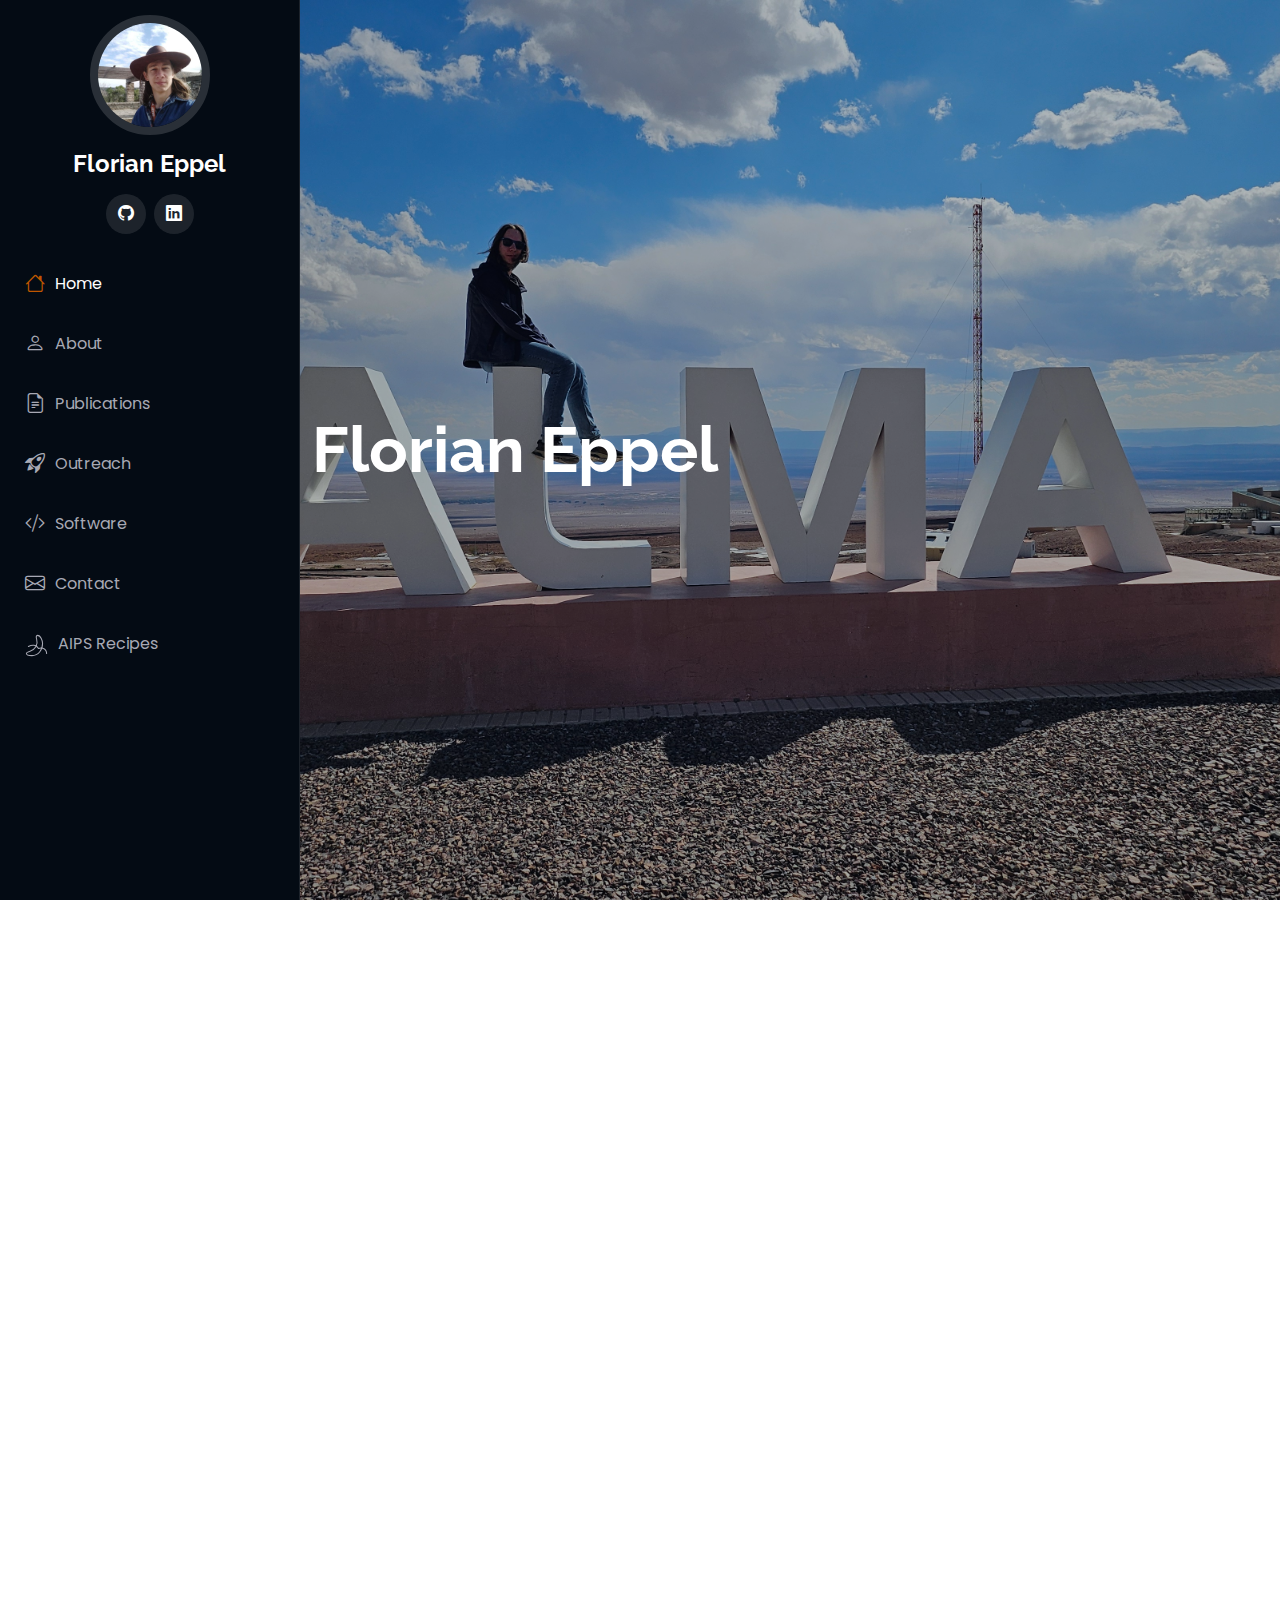
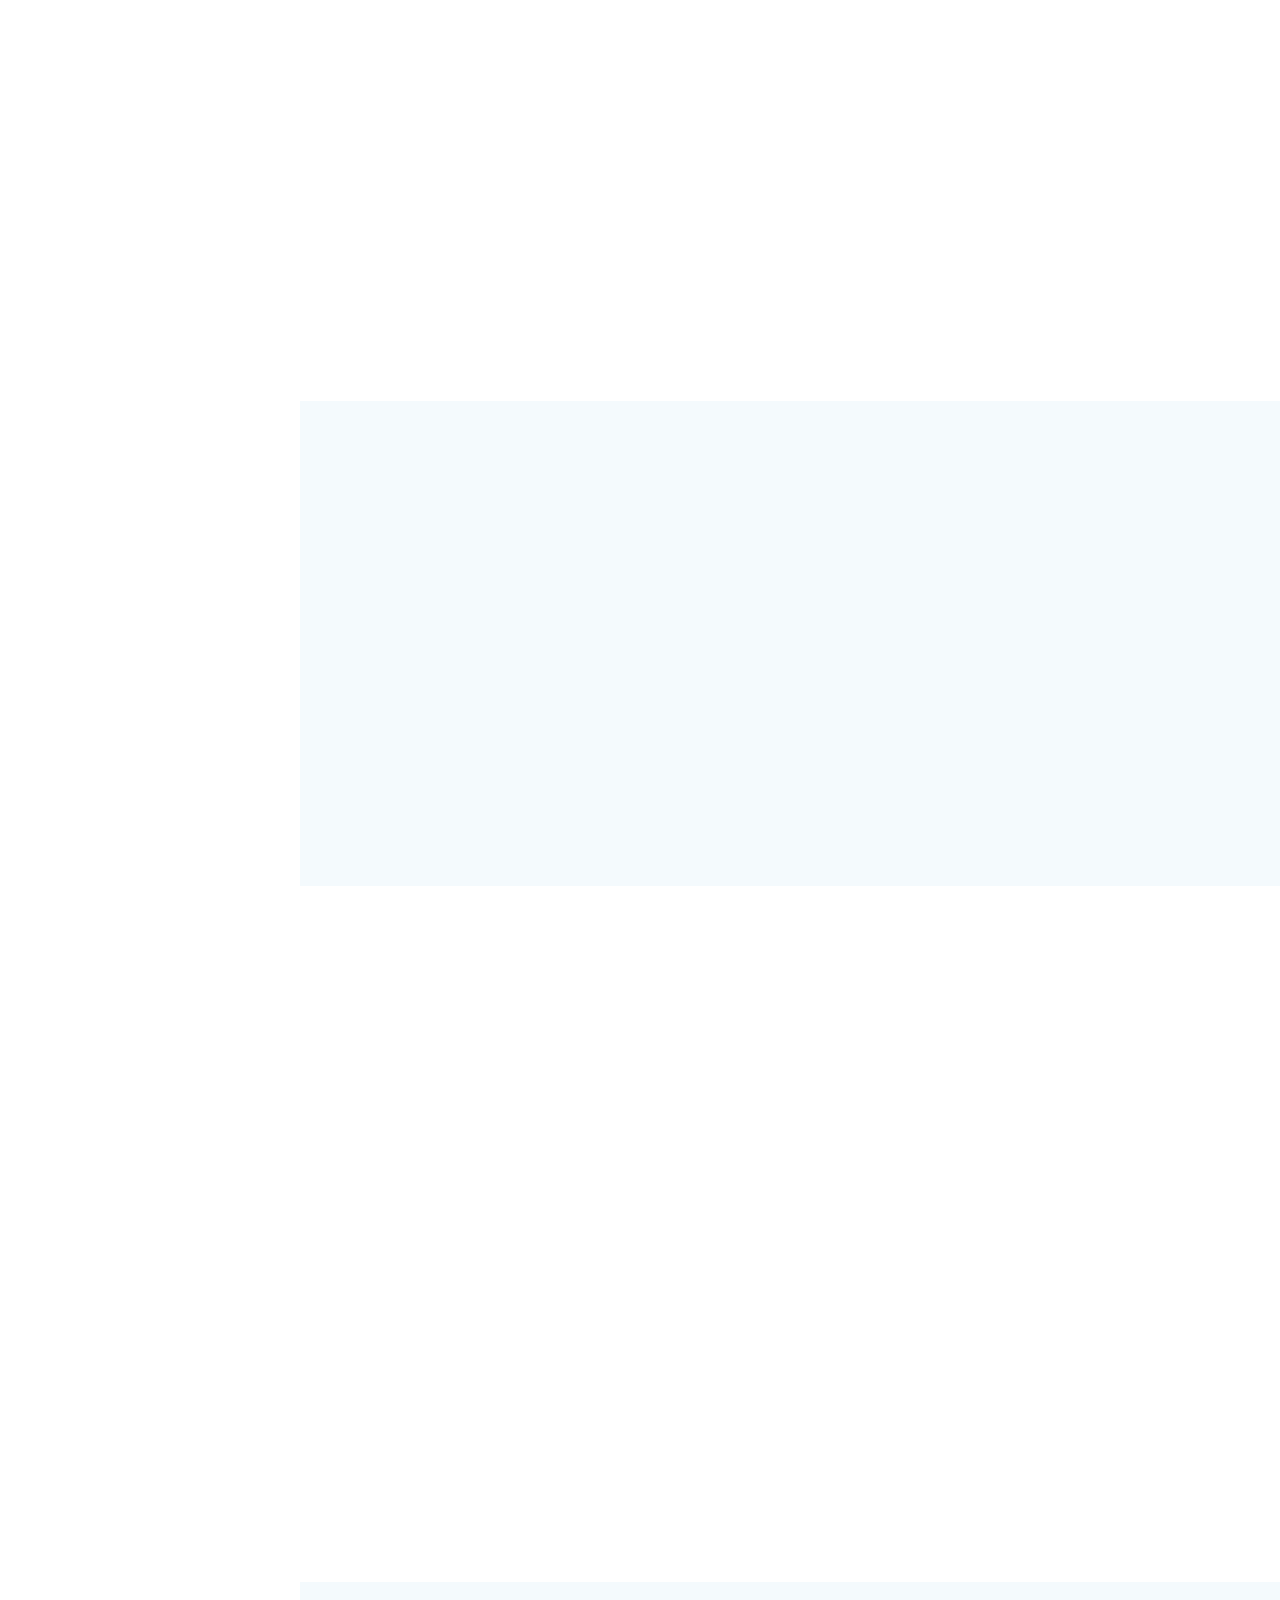
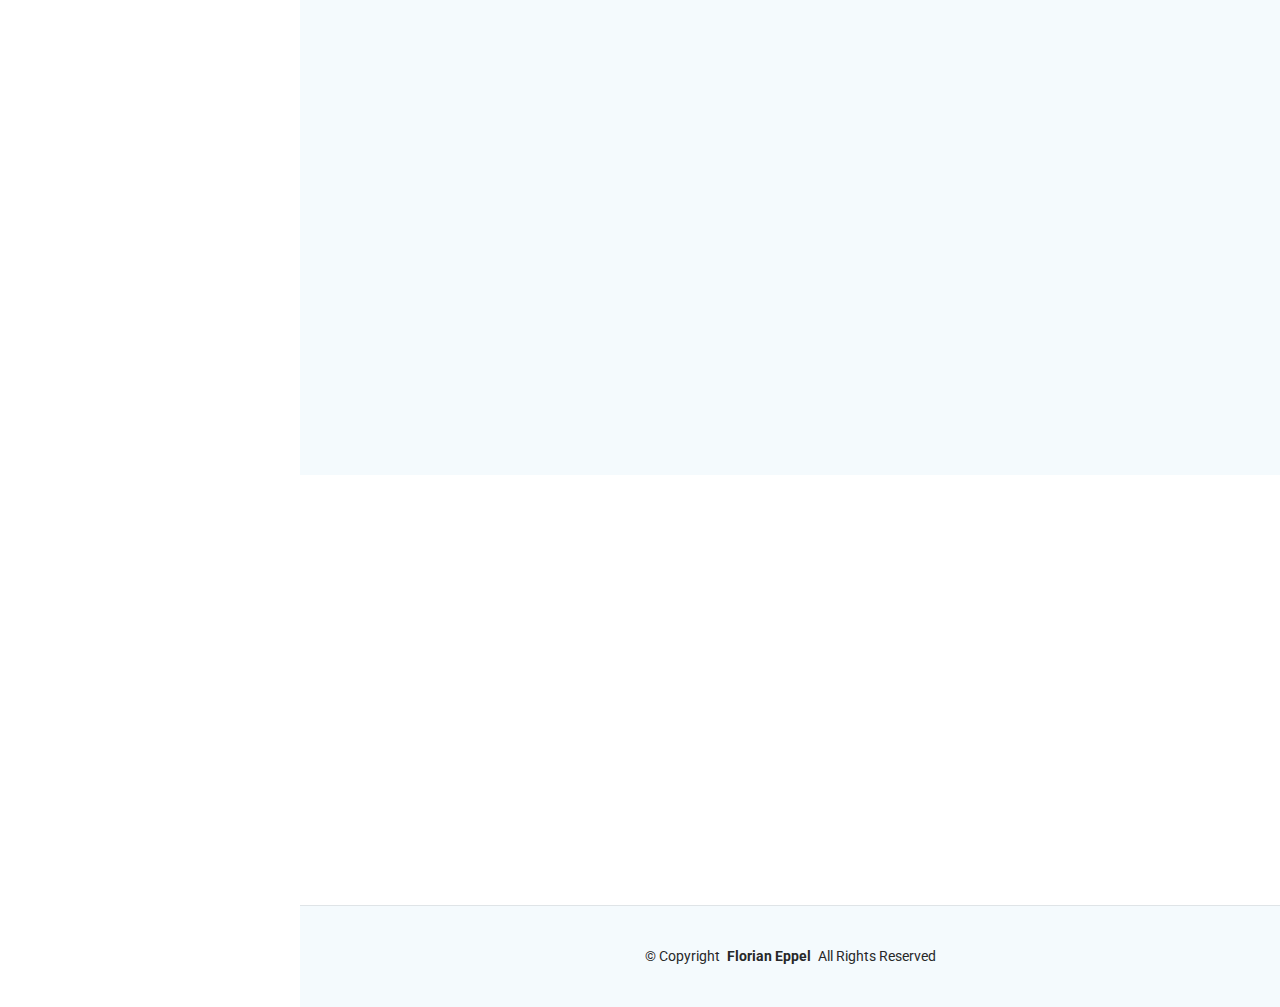
<file: index.html>
<!DOCTYPE html>
<html lang="en">

<head>
  <meta charset="utf-8">
  <meta content="width=device-width, initial-scale=1.0" name="viewport">
  <title>Florian Eppel</title>
  <meta content="" name="description">
  <meta content="" name="keywords">

  <!-- Favicons -->
  <link href="assets/img/favicon.png" rel="icon">
  <link href="assets/img/apple-touch-icon.png" rel="apple-touch-icon">

  <!-- Fonts -->
  <link href="https://fonts.googleapis.com" rel="preconnect">
  <link href="https://fonts.gstatic.com" rel="preconnect" crossorigin>
  <link href="https://fonts.googleapis.com/css2?family=Roboto:ital,wght@0,100;0,300;0,400;0,500;0,700;0,900;1,100;1,300;1,400;1,500;1,700;1,900&family=Poppins:ital,wght@0,100;0,200;0,300;0,400;0,500;0,600;0,700;0,800;0,900;1,100;1,200;1,300;1,400;1,500;1,600;1,700;1,800;1,900&family=Raleway:ital,wght@0,100;0,200;0,300;0,400;0,500;0,600;0,700;0,800;0,900;1,100;1,200;1,300;1,400;1,500;1,600;1,700;1,800;1,900&display=swap" rel="stylesheet">

  <!-- Vendor CSS Files -->
  <link href="assets/vendor/bootstrap/css/bootstrap.min.css" rel="stylesheet">
  <link href="assets/vendor/bootstrap-icons/bootstrap-icons.css" rel="stylesheet">
  <link href="assets/vendor/aos/aos.css" rel="stylesheet">
  <link href="assets/vendor/glightbox/css/glightbox.min.css" rel="stylesheet">
  <link href="assets/vendor/swiper/swiper-bundle.min.css" rel="stylesheet">

  <!-- Main CSS File -->
  <link href="assets/css/main.css" rel="stylesheet">

  <!-- =======================================================
  * Template Name: iPortfolio
  * Template URL: https://bootstrapmade.com/iportfolio-bootstrap-portfolio-websites-template/
  * Updated: Jun 29 2024 with Bootstrap v5.3.3
  * Author: BootstrapMade.com
  * License: https://bootstrapmade.com/license/
  ======================================================== -->
</head>

<body class="index-page">

  <header id="header" class="header dark-background d-flex flex-column">
    <i class="header-toggle d-xl-none bi bi-list"></i>

    <div class="profile-img">
      <img src="assets/img/profile_pic.jpeg" alt="" class="img-fluid rounded-circle">
    </div>

    <a href="index.html" class="logo d-flex align-items-center justify-content-center">
      <h1 class="sitename">Florian Eppel</h1>
    </a>

    <div class="social-links text-center">
      <a href="https://github.com/flep198" class="github" target="_blank"><i class="bi bi-github"></i></a>
      <a href="https://www.linkedin.com/in/florian-eppel-341909217/" class="linkedin" target="_blank"><i class="bi bi-linkedin"></i></a>
    </div>

    <nav id="navmenu" class="navmenu">
      <ul>
        <li><a href="#hero" class="active"><i class="bi bi-house navicon"></i>Home</a></li>
        <li><a href="#about"><i class="bi bi-person navicon"></i> About</a></li>
        <li><a href="#publications"><i class="bi bi-file-earmark-text navicon"></i> Publications</a></li>
        <li><a href="#outreach"><i class="bi bi-rocket-takeoff navicon"></i> Outreach</a></li>
        <li><a href="#software"><i class="bi bi-code-slash navicon"></i> Software</a></li>
        <li><a href="#contact"><i class="bi bi-envelope navicon"></i> Contact</a></li>
        <li><a href="recipes.html"><i class="bi bi-custom-icon navicon"><svg width="23" height="23" viewBox="0 0 33 33" fill="none" xmlns="http://www.w3.org/2000/svg">
<path d="M4.90039 17.95C9.97539 15.05 16.5004 15.05 19.4004 20.85C20.6273 20.2236 21.9955 19.9257 23.3717 19.9853C24.748 20.0449 26.0853 20.4599 27.2535 21.19C28.4216 21.9201 29.3808 22.9403 30.0374 24.1513C30.694 25.3623 31.0258 26.7227 31.0004 28.1M6.5675 25.0405C14.5715 22.8365 19.11 15.05 16.7175 7.6405C15.8475 4.9 15.775 2 17.95 2C22.619 2 25.2 9.975 25.2 13.6C25.2 23.025 19.11 31 9.9895 31C6.5095 31 2 31 2 28.1C2 25.925 3.653 25.8525 6.5675 25.0405Z"  stroke-width="1.5" stroke-linecap="round" stroke-linejoin="round"/>
</svg></i> AIPS Recipes</a></li>
      </ul>
    </nav>

  </header>

  <main class="main">

    <!-- Hero Section -->
    <section id="hero" class="hero section dark-background">

      <img src="assets/img/alma_pic.jpg" alt="" data-aos="fade-in" class="">

      <div class="container" data-aos="fade-up" data-aos-delay="100">
        <h2>Florian Eppel</h2>
        <!--
        <p>I'm <span class="typed" data-typed-items="Designer, Developer, Freelancer, Photographer">Designer</span><span class="typed-cursor typed-cursor--blink" aria-hidden="true"></span><span class="typed-cursor typed-cursor--blink" aria-hidden="true"></span></p>-->
      </div>

    </section><!-- /Hero Section -->

    <!-- About Section -->
    <section id="about" class="resume section">

      <!-- Section Title -->
      <div class="container section-title" data-aos="fade-up">
        <h2>About</h2>
        <p>My research focuses on compact radio jets in active galaxies, specifically examining neutrino emission from blazars and the radio-spectral variability of TeV-emitting AGN. I investigate phenomena like the Doppler-Crisis and study multiwavelength variability properties, with attention to correlated variability across TeV, GeV, X-ray, optical, and radio wavebands. A key aspect of my research is exploring the sub-parsec structure of radio jets using Very Long Baseline Interferometry (VLBI). Additionally, I am interested in Fast Radio Bursts, particularly in coordinated radio/X-ray observational campaigns.</p>
      </div><!-- End Section Title -->

      <div class="container" data-aos="fade-up" data-aos-delay="100">

        <div class="row gy-4 justify-content-center">
          <div class="col-lg-4">
            <img src="assets/img/profile_pic.jpeg" class="img-fluid" alt="">
          </div>
          <div class="col-lg-1">
          </div>
          <div class="col-lg-7" data-aos="fade-up" data-aos-delay="100">

            <h3 class="resume-title">Education</h3>
            <div class="resume-item">
              <h4>PhD Candidate in Physics</h4>
              <h5>2022 - now</h5>
              <p><em>Julius-Maximilians-Universität Würzburg, Germany</em></p>
              <p>In my PhD project, I am working on radio observations (interferometric and single-dish) of neutrino-candidate blazars to find characteristic similarities or differences in the sub-pc scale structure of these sources. I am mostly working on archival data of TXS 0506+056 and PKS 1502+106, including new proprietary data collected through a successful observing proposal that I have submitted as principal investigator.</p>

            </div>
            <div class="resume-item">
              <h4>Physics (M. Sc.)</h4>
              <h5>2019 - 2021</h5>
              <p><em>Julius-Maximilians-Universität Würzburg, Germany &amp; University of Texas at Austin, TX</em></p>
              <p>For my master's project, I developed an automated analysis pipeline for the Effelsberg 100-m telescope to evaluate single-dish flux density measurements. Moreover, I performed variability studies on a target sample of TeV-emitting blazars.</p>
            </div><!-- Edn Resume Item -->

            <div class="resume-item">
              <h4>Physics (B. Sc.)</h4>
              <h5>2016 - 2019</h5>
              <p><em>Julius-Maximilians-Universität Würzburg, Germany</em></p>
            </div><!-- Edn Resume Item -->

          </div>
        </div>

      </div>

    </section><!-- /About Section -->


    <!-- Publication Section -->
    <section id="publications" class="portfolio section light-background">

      <!-- Section Title -->
      <div class="container section-title" data-aos="fade-up">
        <h2>Publications</h2>
        <p>Here you can find a selection of my publications, a full list is available on <a href="https://ui.adsabs.harvard.edu/search/q=author%253A%22eppel%252C%20f%22" target="_blank">NASA ADS</a></p>
      </div><!-- End Section Title -->

      <div class="container">

        <div class="isotope-layout" data-default-filter="*" data-layout="masonry" data-sort="original-order">

          <div class="row gy-4 isotope-container" data-aos="fade-up" data-aos-delay="200">

            <div class="col-lg-4 col-md-6 isotope-item">
              <div class="portfolio-content h-100">
                <img src="assets/img/portfolio/telamon.png" class="img-fluid" alt="">
                 <div class="portfolio-text">
                    <h3>TELAMON: Effelsberg monitoring of AGN jets with very-high-energy astroparticle emission.</h3>
                    <h5>Eppel et al. 2024, A&A, 684, A11</h5>
                </div>
                <div class="portfolio-info">
                  <a href="https://www.aanda.org/articles/aa/full_html/2024/04/aa48262-23/aa48262-23.html" title="More Details" class="details-link" target="_blank"><i class="bi bi-file-earmark-text"></i></a>
                </div>

              </div>
            </div><!-- End Portfolio Item -->

            <div class="col-lg-4 col-md-6 isotope-item">
              <div class="portfolio-content h-100">
                <img src="assets/img/portfolio/icrc2023.png" class="img-fluid" alt="">
                <div class="portfolio-text">
                  <h3>VLBI Probes of Jet Physics in Neutrino-Candidate Blazars</h3>
                  <h5>Eppel et al. 2023, PoS, 444, 1199</h5>
                </div>

                <div class="portfolio-info">
                    <a href="https://pos.sissa.it/444/1199" title="More Details" class="details-link" target="_blank"><i class="bi bi-file-earmark-text"></i></a>
                </div>
              </div>
            </div><!-- End Portfolio Item -->

            <div class="col-lg-4 col-md-6 isotope-item">
              <div class="portfolio-content h-100">
                <img src="assets/img/portfolio/0215_iau.png" class="img-fluid" alt="">
                <div class="portfolio-text">
                  <h3>VLBI Scrutiny of a New Neutrino-Blazar Multiwavelength-Flare Coincidence</h3>
                  <h5>Eppel et al. 2023, Proceedings of the IAU, 375, 91</h5>
                </div>

                <div class="portfolio-info">
                    <a href="https://www.cambridge.org/core/journals/proceedings-of-the-international-astronomical-union/article/vlbi-scrutiny-of-a-new-neutrinoblazar-multiwavelengthflare-coincidence/144F73C88E6B2FEF4609AA543069CE41" title="More Details" class="details-link" target="_blank"><i class="bi bi-file-earmark-text"></i></a>
                </div>
              </div>
            </div><!-- End Portfolio Item -->

            

          </div><!-- End Portfolio Container -->

        </div>

      </div>

    </section><!-- /Publication Section -->


<!-- Outreach Section -->
    <section id="outreach" class="portfolio section">

      <!-- Section Title -->
      <div class="container section-title" data-aos="fade-up">
        <h2>Outreach</h2>
        <p>I am passionate about science outreach, actively engaging in projects that make complex astronomical concepts accessible to the public. Feel free to explore some of the projects I have worked on:</p>
      </div><!-- End Section Title -->



    <div class="container">

        <div class="isotope-layout" data-default-filter="*" data-layout="masonry" data-sort="original-order">

          <div class="row gy-4 isotope-container" data-aos="fade-up" data-aos-delay="200">

            <div class="col-lg-4 col-md-6 isotope-item">
              <div class="portfolio-content h-100">
                <img src="assets/img/portfolio/vlbi_simulator.png" class="img-fluid" alt="">
                 <div class="portfolio-text">
                    <h3>VLBI-Visualizer</h3>
                    <h5>Main Development by FE, Design: P. Frecot</h5>
                </div>
                <div class="portfolio-info">
                  <a href="https://vlbi.eppel.space" title="More Details" class="details-link" target="_blank"><i class="bi bi-file-earmark-text"></i></a>
                </div>

              </div>
            </div><!-- End Portfolio Item -->

            <div class="col-lg-4 col-md-6 isotope-item">
              <div class="portfolio-content h-100">
                <img src="assets/img/portfolio/radio_galaxy.jpg" class="img-fluid" alt="">
                <div class="portfolio-text">
                  <h3>Radio.Galaxy</h3>
                  <h5>An AR-based VLBI game</h5>
                </div>

                <div class="portfolio-info">
                    <a href="https://www.mainpost.de/regional/wuerzburg/bilder-vom-universum-zwei-wuerzburger-gruppen-bei-hochschulwettbewerb-erfolgreich-art-11049005" title="More Details" class="details-link" target="_blank"><i class="bi bi-file-earmark-text"></i></a>
                </div>
              </div>
            </div><!-- End Portfolio Item -->

            <div class="col-lg-4 col-md-6 isotope-item">
              <div class="portfolio-content h-100">
                <img src="assets/img/portfolio/nos.png" class="img-fluid" alt="">
                <div class="portfolio-text">
                  <h3>Night of Science 2019</h3>
                  <h5>Main Organization</h5>
                </div>

                <div class="portfolio-info">
                    <a href="https://www.uni-wuerzburg.de/aktuelles/einblick/single/news/nacht-der-wissenschaft-in-der-physik/" title="More Details" class="details-link" target="_blank"><i class="bi bi-file-earmark-text"></i></a>
                </div>
              </div>
            </div><!-- End Portfolio Item -->

            <div class="col-lg-4 col-md-6 isotope-item">
              <div class="portfolio-content h-100">
                <img src="assets/img/portfolio/lightsky_vr.png" class="img-fluid" alt="">
                <div class="portfolio-text">
                  <h3>LightSky VR</h3>
                  <h5>Web-VR app to visualize light pollution (Idea & Design: P. Frecot)</h5>
                </div>

                <div class="portfolio-info">
                    <a href="https://legend-mountain-mozzarella.glitch.me/" title="More Details" class="details-link" target="_blank"><i class="bi bi-file-earmark-text"></i></a>
                </div>
              </div>
            </div><!-- End Portfolio Item -->
            

          </div><!-- End Portfolio Container -->

        </div>

      </div>


    </section><!-- /Outreach Section -->


    <!-- Software Section -->
    <section id="software" class="portfolio section light-background">

      <!-- Section Title -->
      <div class="container section-title" data-aos="fade-up">
        <h2>Software</h2>
        <p>Here you can find a selection of useful software and coding projects I’ve developed, ranging from data analysis tools to automation scripts, tailored for both astronomy and general scientific computing. More details are availabe on my <a href="https://github.com/flep198" target="_blank">GitHub profile</a>.</p>
      </div><!-- End Section Title -->


      <div class="container">

        <div class="isotope-layout" data-default-filter="*" data-layout="masonry" data-sort="original-order">

          <div class="row gy-4 isotope-container" data-aos="fade-up" data-aos-delay="200">

            <div class="col-lg-4 col-md-6 isotope-item">
              <div class="portfolio-content h-100">
                <img src="assets/img/portfolio/telamon_website.png" class="img-fluid" alt="">
                 <div class="portfolio-text">
                    <h3>TELAMON Database Website</h3>
                    <h5>Data Management Website for the TELAMON project built with Ruby on Rails</h5>
                </div>
                <div class="portfolio-info">
                  <a href="https://telamon.astro.uni-wuerzburg.de" title="More Details" class="details-link" target="_blank"><i class="bi bi-file-earmark-text"></i></a>
                </div>

              </div>
            </div><!-- End Portfolio Item -->
            

          </div><!-- End Portfolio Container -->

        </div>

      </div>



    </section><!-- /Software Section -->


    

    <!-- Contact Section -->
    <section id="contact" class="contact section">

      <!-- Section Title -->
      <div class="container section-title" data-aos="fade-up">
        <h2>Contact</h2>
        <p>Feel free to reach out if you have questions or are interested in collaborating!</p>
      </div><!-- End Section Title -->

      <div class="container" data-aos="fade-up" data-aos-delay="100">

        <div class="row gy-4">

          <div class="col-lg-5">

            <div class="info-wrap">

              <div class="info-item d-flex" data-aos="fade-up" data-aos-delay="400">
                <a href="mailto:florian@eppel.space"><i class="bi bi-envelope flex-shrink-0"></i></a>
                <div>
                  <h3>Email Me</h3>
                  <p>florian@eppel.space</p>
                </div>
              </div><!-- End Info Item -->

            </div>
          </div>

          <div class="col-lg-7">

          </div><!-- End Contact Form -->

        </div>

      </div>

    </section><!-- /Contact Section -->

  </main>

  <footer id="footer" class="footer position-relative light-background">

    <div class="container">
      <div class="copyright text-center ">
        <p>© <span>Copyright</span> <strong class="px-1 sitename">Florian Eppel</strong> <span>All Rights Reserved</span></p>
      </div>
    </div>

  </footer>

  <!-- Scroll Top -->
  <a href="#" id="scroll-top" class="scroll-top d-flex align-items-center justify-content-center"><i class="bi bi-arrow-up-short"></i></a>

  <!-- Preloader -->
  <div id="preloader"></div>

  <!-- Vendor JS Files -->
  <script src="assets/vendor/bootstrap/js/bootstrap.bundle.min.js"></script>
  <script src="assets/vendor/php-email-form/validate.js"></script>
  <script src="assets/vendor/aos/aos.js"></script>
  <script src="assets/vendor/typed.js/typed.umd.js"></script>
  <script src="assets/vendor/purecounter/purecounter_vanilla.js"></script>
  <script src="assets/vendor/waypoints/noframework.waypoints.js"></script>
  <script src="assets/vendor/glightbox/js/glightbox.min.js"></script>
  <script src="assets/vendor/imagesloaded/imagesloaded.pkgd.min.js"></script>
  <script src="assets/vendor/isotope-layout/isotope.pkgd.min.js"></script>
  <script src="assets/vendor/swiper/swiper-bundle.min.js"></script>

  <!-- Main JS File -->
  <script src="assets/js/main.js"></script>

</body>

</html>
</file>
<file: assets/css/main.css>
/**
* Template Name: iPortfolio
* Template URL: https://bootstrapmade.com/iportfolio-bootstrap-portfolio-websites-template/
* Updated: Jun 29 2024 with Bootstrap v5.3.3
* Author: BootstrapMade.com
* License: https://bootstrapmade.com/license/
*/

/*--------------------------------------------------------------
# Font & Color Variables
# Help: https://bootstrapmade.com/color-system/
--------------------------------------------------------------*/
/* Fonts */
:root {
  --default-font: "Roboto",  system-ui, -apple-system, "Segoe UI", Roboto, "Helvetica Neue", Arial, "Noto Sans", "Liberation Sans", sans-serif, "Apple Color Emoji", "Segoe UI Emoji", "Segoe UI Symbol", "Noto Color Emoji";
  --heading-font: "Raleway",  sans-serif;
  --nav-font: "Poppins",  sans-serif;
}

/* Global Colors - The following color variables are used throughout the website. Updating them here will change the color scheme of the entire website */
:root { 
  --background-color: #ffffff; /* Background color for the entire website, including individual sections */
  --default-color: #272829; /* Default color used for the majority of the text content across the entire website */
  --heading-color: #050d18; /* Color for headings, subheadings and title throughout the website */
  --accent-color: #bf5700; /*#149ddd; /* Accent color that represents your brand on the website. It's used for buttons, links, and other elements that need to stand out */
  --surface-color: #ffffff; /* The surface color is used as a background of boxed elements within sections, such as cards, icon boxes, or other elements that require a visual separation from the global background. */
  --contrast-color: #ffffff; /* Contrast color for text, ensuring readability against backgrounds of accent, heading, or default colors. */
}

/* Nav Menu Colors - The following color variables are used specifically for the navigation menu. They are separate from the global colors to allow for more customization options */
:root {
  --nav-color: #a8a9b4;  /* The default color of the main navmenu links */
  --nav-hover-color: #ffffff; /* Applied to main navmenu links when they are hovered over or active */
  --nav-mobile-background-color: #040b14; /* Used as the background color for mobile navigation menu */
  --nav-dropdown-background-color: #040b14; /* Used as the background color for dropdown items that appear when hovering over primary navigation items */
  --nav-dropdown-color: #a8a9b4; /* Used for navigation links of the dropdown items in the navigation menu. */
  --nav-dropdown-hover-color: #ffffff; /* Similar to --nav-hover-color, this color is applied to dropdown navigation links when they are hovered over. */
}

/* Color Presets - These classes override global colors when applied to any section or element, providing reuse of the sam color scheme. */

.light-background {
  --background-color: #f4fafd;
  --surface-color: #ffffff;
}

.dark-background {
  --background-color: #040b14;
  --default-color: #ffffff;
  --heading-color: #ffffff;
  --surface-color: #151f2b;
  --contrast-color: #ffffff;
}

/* Smooth scroll */
:root {
  scroll-behavior: smooth;
}

/*--------------------------------------------------------------
# General Styling & Shared Classes
--------------------------------------------------------------*/
body {
  color: var(--default-color);
  background-color: var(--background-color);
  font-family: var(--default-font);
}

a {
  color: var(--accent-color);
  text-decoration: none;
  transition: 0.3s;
  stroke: var(--accent-color);
}

a:hover {
  color: color-mix(in srgb, var(--accent-color), transparent 25%);
  stroke: color: color-mix(in srgb, var(--accent-color), transparent 25%);
  text-decoration: none;
}

h1,
h2,
h3,
h4,
h5,
h6 {
  color: var(--heading-color);
  font-family: var(--heading-font);
}

/* PHP Email Form Messages
------------------------------*/
.php-email-form .error-message {
  display: none;
  background: #df1529;
  color: #ffffff;
  text-align: left;
  padding: 15px;
  margin-bottom: 24px;
  font-weight: 600;
}

.php-email-form .sent-message {
  display: none;
  color: #ffffff;
  background: #059652;
  text-align: center;
  padding: 15px;
  margin-bottom: 24px;
  font-weight: 600;
}

.php-email-form .loading {
  display: none;
  background: var(--surface-color);
  text-align: center;
  padding: 15px;
  margin-bottom: 24px;
}

.php-email-form .loading:before {
  content: "";
  display: inline-block;
  border-radius: 50%;
  width: 24px;
  height: 24px;
  margin: 0 10px -6px 0;
  border: 3px solid var(--accent-color);
  border-top-color: var(--surface-color);
  animation: php-email-form-loading 1s linear infinite;
}

@keyframes php-email-form-loading {
  0% {
    transform: rotate(0deg);
  }

  100% {
    transform: rotate(360deg);
  }
}

/*--------------------------------------------------------------
# Global Header
--------------------------------------------------------------*/
.header {
  color: var(--default-color);
  background-color: var(--background-color);
  position: fixed;
  top: 0;
  left: 0;
  bottom: 0;
  padding: 0 15px;
  width: 300px;
  transition: all ease-in-out 0.3s;
  overflow-y: auto;
  z-index: 997;
  border-right: 1px solid color-mix(in srgb, var(--default-color), transparent 90%);
}

.header .profile-img img {
  margin: 15px auto;
  display: block;
  width: 120px;
  border: 8px solid color-mix(in srgb, var(--default-color), transparent 85%);
}

.header .logo {
  line-height: 1;
  margin-bottom: 15px;
}

.header .logo img {
  max-height: 32px;
  margin-right: 8px;
}

.header .logo h1 {
  font-size: 24px;
  margin: 0;
  font-weight: 700;
  color: var(--heading-color);
}

.header .social-links {
  margin: 0 0 20px 0;
}

.header .social-links a {
  font-size: 16px;
  display: inline-flex;
  align-items: center;
  justify-content: center;
  background: color-mix(in srgb, var(--default-color), transparent 90%);
  color: var(--default-color);
  margin: 0 2px;
  border-radius: 50%;
  text-align: center;
  width: 40px;
  height: 40px;
  transition: 0.3s;
}

.header .social-links a:hover {
  color: var(--contrast-color);
  background: var(--accent-color);
}

@media (min-width: 1200px) {

  .header~main,
  .header~#footer {
    margin-left: 300px;
  }
}

@media (max-width: 1199px) {
  .header {
    left: -100%;
  }
}

.header.header-show {
  left: 0;
}

.header .header-toggle {
  color: var(--contrast-color);
  background-color: var(--accent-color);
  font-size: 22px;
  display: flex;
  align-items: center;
  justify-content: center;
  width: 40px;
  height: 40px;
  border-radius: 50%;
  cursor: pointer;
  position: fixed;
  top: 15px;
  right: 15px;
  z-index: 9999;
  transition: background-color 0.3s;
}

.header .header-toggle:hover {
  color: var(--contrast-color);
  background-color: color-mix(in srgb, var(--accent-color) 90%, white 15%);
}

/*--------------------------------------------------------------
# Navigation Menu
--------------------------------------------------------------*/
.mobile-nav-toggle {
  display: none;
}

.navmenu {
  padding: 0;
  z-index: 9997;
}

.navmenu ul {
  list-style: none;
  padding: 0 0 20px 0;
  margin: 0;
}

.navmenu a,
.navmenu a:focus {
  color: var(--nav-color);
  stroke: var(--nav-color);
  padding: 15px 10px;
  font-family: var(--nav-font);
  font-size: 16px;
  font-weight: 400;
  display: flex;
  align-items: center;
  white-space: nowrap;
  transition: 0.3s;
  width: 100%;
}

.navmenu a .navicon,
.navmenu a:focus .navicon {
  font-size: 20px;
  margin-right: 10px;
}

.navmenu a .toggle-dropdown,
.navmenu a:focus .toggle-dropdown {
  font-size: 12px;
  line-height: 0;
  margin-left: auto;
  width: 30px;
  height: 30px;
  display: flex;
  align-items: center;
  justify-content: center;
  border-radius: 50%;
  transition: 0.3s;
  flex-shrink: 0;
  background-color: color-mix(in srgb, var(--accent-color), transparent 90%);
}

.navmenu a .toggle-dropdown:hover,
.navmenu a:focus .toggle-dropdown:hover {
  background-color: var(--accent-color);
  stroke: var(--contrast-color);
  color: var(--contrast-color);
}

.navmenu a:hover,
.navmenu .active,
.navmenu .active:focus {
  color: var(--nav-hover-color);
  stroke: var(--nav-hover-color);
}

.navmenu a:hover .navicon,
.navmenu .active .navicon,
.navmenu .active:focus .navicon {
  color: var(--accent-color);
  stroke: var(--accent-color);
}

.navmenu .active .toggle-dropdown,
.navmenu .active:focus .toggle-dropdown {
  background-color: var(--accent-color);
  color: var(--contrast-color);
  stroke: var(--contrast-color);
  transform: rotate(180deg);
}

.navmenu .dropdown {
  display: block;
}

.navmenu .dropdown a,
.navmenu .dropdown a:focus {
  color: var(--nav-dropdown-color);
  stroke: var(--nav-dropdown-color);
}

.navmenu .dropdown a:hover,
.navmenu .dropdown .active,
.navmenu .dropdown .active:focus {
  color: var(--nav-dropdown-hover-color);
  stroke: var(--nav-dropdown-hover-color);
}

.navmenu .dropdown ul {
  position: static;
  display: none;
  z-index: 99;
  padding: 5px 10px;
  margin: 5px 10px;
  background-color: var(--nav-dropdown-background-color);
  border: 1px solid color-mix(in srgb, var(--default-color), transparent 90%);
  box-shadow: none;
  transition: all 0.5s ease-in-out;
}

.navmenu .dropdown ul ul {
  background-color: rgba(33, 37, 41, 0.1);
}

.navmenu .dropdown>.dropdown-active {
  display: block;
  background-color: rgba(33, 37, 41, 0.03);
}

/*--------------------------------------------------------------
# Global Footer
--------------------------------------------------------------*/
.footer {
  color: var(--default-color);
  background-color: var(--background-color);
  font-size: 14px;
  padding: 40px 0;
  position: relative;
  border-top: 1px solid color-mix(in srgb, var(--default-color), transparent 90%);
}

.footer .copyright p {
  margin-bottom: 0;
}

.footer .credits {
  margin-top: 4px;
  font-size: 13px;
  text-align: center;
}

/*--------------------------------------------------------------
# Preloader
--------------------------------------------------------------*/
#preloader {
  position: fixed;
  inset: 0;
  z-index: 999999;
  overflow: hidden;
  background: var(--background-color);
  transition: all 0.6s ease-out;
}

#preloader:before {
  content: "";
  position: fixed;
  top: calc(50% - 30px);
  left: calc(50% - 30px);
  border: 6px solid #ffffff;
  border-color: var(--accent-color) transparent var(--accent-color) transparent;
  border-radius: 50%;
  width: 60px;
  height: 60px;
  animation: animate-preloader 1.5s linear infinite;
}

@keyframes animate-preloader {
  0% {
    transform: rotate(0deg);
  }

  100% {
    transform: rotate(360deg);
  }
}

/*--------------------------------------------------------------
# Scroll Top Button
--------------------------------------------------------------*/
.scroll-top {
  position: fixed;
  visibility: hidden;
  opacity: 0;
  right: 15px;
  bottom: -15px;
  z-index: 99999;
  background-color: var(--accent-color);
  width: 44px;
  height: 44px;
  border-radius: 50px;
  transition: all 0.4s;
}

.scroll-top i {
  font-size: 24px;
  color: var(--contrast-color);
  line-height: 0;
}

.scroll-top:hover {
  background-color: color-mix(in srgb, var(--accent-color), transparent 20%);
  color: var(--contrast-color);
}

.scroll-top.active {
  visibility: visible;
  opacity: 1;
  bottom: 15px;
}

/*--------------------------------------------------------------
# Disable aos animation delay on mobile devices
--------------------------------------------------------------*/
@media screen and (max-width: 768px) {
  [data-aos-delay] {
    transition-delay: 0 !important;
  }
}

/*--------------------------------------------------------------
# Global Page Titles & Breadcrumbs
--------------------------------------------------------------*/
.page-title {
  color: var(--default-color);
  background-color: var(--background-color);
  padding: 25px 0;
  position: relative;
}

.page-title h1 {
  font-size: 24px;
  font-weight: 700;
}

.page-title .breadcrumbs ol {
  display: flex;
  flex-wrap: wrap;
  list-style: none;
  padding: 0;
  margin: 0;
  font-size: 14px;
  font-weight: 400;
}

.page-title .breadcrumbs ol li+li {
  padding-left: 10px;
}

.page-title .breadcrumbs ol li+li::before {
  content: "/";
  display: inline-block;
  padding-right: 10px;
  color: color-mix(in srgb, var(--default-color), transparent 70%);
}

/*--------------------------------------------------------------
# Global Sections
--------------------------------------------------------------*/
section,
.section {
  color: var(--default-color);
  background-color: var(--background-color);
  padding: 60px 0;
  overflow: clip;
}

/*--------------------------------------------------------------
# Global Section Titles
--------------------------------------------------------------*/
.section-title {
  padding-bottom: 60px;
  position: relative;
}

.section-title h2 {
  font-size: 32px;
  font-weight: 700;
  margin-bottom: 20px;
  padding-bottom: 20px;
  position: relative;
}

.section-title h2:after {
  content: "";
  position: absolute;
  display: block;
  width: 50px;
  height: 3px;
  background: var(--accent-color);
  left: 0;
  bottom: 0;
}

.section-title p {
  margin-bottom: 0;
}

/*--------------------------------------------------------------
# Hero Section
--------------------------------------------------------------*/
.hero {
  width: 100%;
  min-height: 100vh;
  position: relative;
  padding: 80px 0;
  display: flex;
  align-items: center;
  justify-content: center;
}

.hero img {
  position: absolute;
  inset: 0;
  display: block;
  width: 100%;
  height: 100%;
  object-fit: cover;
  z-index: 1;
}

.hero:before {
  content: "";
  background: color-mix(in srgb, var(--background-color), transparent 70%);
  position: absolute;
  inset: 0;
  z-index: 2;
}

.hero .container {
  position: relative;
  z-index: 3;
}

.hero h2 {
  margin: 0;
  font-size: 64px;
  font-weight: 700;
}

.hero p {
  margin: 5px 0 0 0;
  font-size: 26px;
}

.hero p span {
  letter-spacing: 1px;
  border-bottom: 2px solid var(--accent-color);
}

.hero .social-links {
  margin-top: 25px;
}

.hero .social-links a {
  font-size: 24px;
  display: inline-block;
  color: color-mix(in srgb, var(--default-color), transparent 50%);
  line-height: 1;
  margin-right: 20px;
  transition: 0.3s;
}

.hero .social-links a:hover {
  color: var(--accent-color);
}

@media (max-width: 768px) {
  .hero h2 {
    font-size: 32px;
  }

  .hero p {
    font-size: 20px;
  }
}

/*--------------------------------------------------------------
# About Section
--------------------------------------------------------------*/
.about .content h2 {
  font-weight: 700;
  font-size: 24px;
}

.about .content ul {
  list-style: none;
  padding: 0;
}

.about .content ul li {
  margin-bottom: 20px;
  display: flex;
  align-items: center;
}

.about .content ul strong {
  margin-right: 10px;
}

.about .content ul i {
  font-size: 16px;
  margin-right: 5px;
  color: var(--accent-color);
  line-height: 0;
}

/*--------------------------------------------------------------
# Stats Section
--------------------------------------------------------------*/
.stats .stats-item {
  padding: 30px;
  width: 100%;
}

.stats .stats-item i {
  color: var(--accent-color);
  display: block;
  font-size: 44px;
  float: left;
  line-height: 0;
}

.stats .stats-item .purecounter {
  color: var(--heading-color);
  font-size: 48px;
  line-height: 40px;
  display: block;
  font-weight: 700;
  margin-left: 60px;
}

.stats .stats-item p {
  color: color-mix(in srgb, var(--default-color), transparent 40%);
  padding: 15px 0 0 0;
  margin: 0 0 0 60px;
  font-family: var(--heading-font);
  font-size: 14px;
}

/*--------------------------------------------------------------
# Skills Section
--------------------------------------------------------------*/
.skills .progress {
  height: 60px;
  display: block;
  background: none;
  border-radius: 0;
}

.skills .progress .skill {
  color: var(--heading-color);
  padding: 0;
  margin: 0 0 6px 0;
  text-transform: uppercase;
  display: block;
  font-weight: 600;
  font-family: var(--heading-font);
}

.skills .progress .skill .val {
  float: right;
  font-style: normal;
}

.skills .progress-bar-wrap {
  background: color-mix(in srgb, var(--default-color), transparent 90%);
  height: 10px;
}

.skills .progress-bar {
  width: 1px;
  height: 10px;
  transition: 0.9s;
  background-color: var(--accent-color);
}

/*--------------------------------------------------------------
# Resume Section
--------------------------------------------------------------*/
.resume .resume-title {
  color: var(--heading-color);
  font-size: 26px;
  font-weight: 700;
  margin-top: 20px;
  margin-bottom: 20px;
}

.resume .resume-item {
  padding: 0 0 20px 20px;
  margin-top: -2px;
  border-left: 2px solid var(--accent-color);
  position: relative;
}

.resume .resume-item h4 {
  line-height: 18px;
  font-size: 18px;
  font-weight: 600;
  text-transform: uppercase;
  color: color-mix(in srgb, var(--default-color), transparent 20%);
  margin-bottom: 10px;
}

.resume .resume-item h5 {
  font-size: 16px;
  padding: 5px 15px;
  display: inline-block;
  font-weight: 600;
  margin-bottom: 10px;
}

.resume .resume-item ul {
  padding-left: 20px;
}

.resume .resume-item ul li {
  padding-bottom: 10px;
}

.resume .resume-item:last-child {
  padding-bottom: 0;
}

.resume .resume-item::before {
  content: "";
  position: absolute;
  width: 16px;
  height: 16px;
  border-radius: 50px;
  left: -9px;
  top: 0;
  background: var(--background-color);
  border: 2px solid var(--accent-color);
}

/*--------------------------------------------------------------
# Portfolio Section
--------------------------------------------------------------*/
.portfolio .portfolio-filters {
  padding: 0;
  margin: 0 auto 20px auto;
  list-style: none;
  text-align: center;
}

.portfolio .portfolio-filters li {
  cursor: pointer;
  display: inline-block;
  padding: 0;
  font-size: 14px;
  font-weight: 400;
  margin: 0 10px;
  line-height: 1;
  text-transform: uppercase;
  margin-bottom: 10px;
  transition: all 0.3s ease-in-out;
}

.portfolio .portfolio-filters li:hover,
.portfolio .portfolio-filters li.filter-active {
  color: var(--accent-color);
}

.portfolio .portfolio-filters li:first-child {
  margin-left: 0;
}

.portfolio .portfolio-filters li:last-child {
  margin-right: 0;
}

@media (max-width: 575px) {
  .portfolio .portfolio-filters li {
    font-size: 14px;
    margin: 0 5px;
  }
}

.portfolio .portfolio-content {
  position: relative;
  overflow: hidden;
}

/* Add this section for the headline and subtitle */
.portfolio .portfolio-content .portfolio-text {
  position: absolute;
  bottom: 0;
  left: 0;
  right: 0;
  padding: 15px;
  background: rgba(0, 0, 0, 0.8); /* Semi-transparent background */
  color: #fff;
  text-align: center;
  z-index: 2;
}

.portfolio .portfolio-content .portfolio-text h3 {
  font-size: 18px; /* Headline font size */
  font-weight: bold;
  margin: 0;
  color: rgba(255, 255, 255, 0.8);
}

.portfolio .portfolio-content .portfolio-text h5 {
  font-size: 14px; /* Subtitle font size */
  font-weight: normal;
  margin: 5px 0 0 0;
  color: rgba(255, 255, 255, 0.8); /* Slightly lighter subtitle */
}

.portfolio .portfolio-content img {
  transition: 0.3s;
}

.portfolio .portfolio-content .portfolio-info {
  opacity: 0;
  position: absolute;
  inset: 0;
  z-index: 3;
  transition: all ease-in-out 0.3s;
  background: rgba(0, 0, 0, 0.6);
  padding: 15px;
}

.portfolio .portfolio-content .portfolio-info h4 {
  font-size: 14px;
  padding: 5px 10px;
  font-weight: 400;
  color: #ffffff;
  display: inline-block;
  background-color: var(--accent-color);
}

.portfolio .portfolio-content .portfolio-info p {
  position: absolute;
  bottom: 10px;
  text-align: center;
  display: inline-block;
  left: 0;
  right: 0;
  font-size: 16px;
  font-weight: 600;
  color: rgba(255, 255, 255, 0.8);
}

.portfolio .portfolio-content .portfolio-info .preview-link,
.portfolio .portfolio-content .portfolio-info .details-link {
  position: absolute;
  left: calc(50% - 10px);
  font-size: 26px;
  top: calc(50% - 14px);
  color: #fff;
  transition: 0.3s;
  line-height: 1.2;
}

.portfolio .portfolio-content .portfolio-info .preview-link:hover,
.portfolio .portfolio-content .portfolio-info .details-link:hover {
  color: var(--accent-color);
}

.portfolio .portfolio-content .portfolio-info .details-link {
  left: calc(50% - 13px);
  font-size: 34px;
  line-height: 0;
}

.portfolio .portfolio-content:hover .portfolio-info {
  opacity: 1;
}

.portfolio .portfolio-content:hover img {
  transform: scale(1.1);
}


/*--------------------------------------------------------------
# Services Section
--------------------------------------------------------------*/
.services .service-item {
  position: relative;
}

.services .service-item .icon {
  background: var(--accent-color);
  display: flex;
  align-items: center;
  justify-content: center;
  width: 54px;
  height: 54px;
  border-radius: 50%;
  transition: 0.5s;
  border: 1px solid var(--accent-color);
  margin-right: 20px;
}

.services .service-item .icon i {
  color: var(--contrast-color);
  font-size: 24px;
  line-height: 0;
}

.services .service-item:hover .icon {
  background: var(--surface-color);
}

.services .service-item:hover .icon i {
  color: var(--accent-color);
}

.services .service-item .title {
  font-weight: 700;
  margin-bottom: 15px;
  font-size: 18px;
}

.services .service-item .title a {
  color: var(--heading-color);
}

.services .service-item .title a:hover {
  color: var(--accent-color);
}

.services .service-item .description {
  line-height: 24px;
  font-size: 14px;
}

/*--------------------------------------------------------------
# Testimonials Section
--------------------------------------------------------------*/
.testimonials .testimonials-carousel,
.testimonials .testimonials-slider {
  overflow: hidden;
}

.testimonials .testimonial-item {
  box-sizing: content-box;
  text-align: center;
  min-height: 320px;
}

.testimonials .testimonial-item .testimonial-img {
  width: 90px;
  border-radius: 50%;
  margin: 0 auto;
}

.testimonials .testimonial-item h3 {
  font-size: 18px;
  font-weight: bold;
  margin: 10px 0 5px 0;
}

.testimonials .testimonial-item h4 {
  font-size: 14px;
  color: color-mix(in srgb, var(--default-color), transparent 20%);
  margin: 0;
}

.testimonials .testimonial-item .quote-icon-left,
.testimonials .testimonial-item .quote-icon-right {
  color: color-mix(in srgb, var(--accent-color), transparent 40%);
  font-size: 26px;
  line-height: 0;
}

.testimonials .testimonial-item .quote-icon-left {
  display: inline-block;
  left: -5px;
  position: relative;
}

.testimonials .testimonial-item .quote-icon-right {
  display: inline-block;
  right: -5px;
  position: relative;
  top: 10px;
  transform: scale(-1, -1);
}

.testimonials .testimonial-item p {
  font-style: italic;
  margin: 0 15px 15px 15px;
  padding: 20px;
  background-color: var(--surface-color);
  position: relative;
  margin-bottom: 35px;
  border-radius: 6px;
  box-shadow: 0px 2px 15px rgba(0, 0, 0, 0.1);
}

.testimonials .testimonial-item p::after {
  content: "";
  width: 0;
  height: 0;
  border-top: 20px solid var(--surface-color);
  border-right: 20px solid transparent;
  border-left: 20px solid transparent;
  position: absolute;
  bottom: -20px;
  left: calc(50% - 20px);
}

.testimonials .swiper-wrapper {
  height: auto;
}

.testimonials .swiper-pagination {
  margin-top: 40px;
  position: relative;
}

.testimonials .swiper-pagination .swiper-pagination-bullet {
  width: 12px;
  height: 12px;
  background-color: var(--background-color);
  opacity: 1;
  border: 1px solid var(--accent-color);
}

.testimonials .swiper-pagination .swiper-pagination-bullet-active {
  background-color: var(--accent-color);
}

/*--------------------------------------------------------------
# Contact Section
--------------------------------------------------------------*/
.contact .info-wrap {
  background-color: var(--surface-color);
  box-shadow: 0px 0px 20px rgba(0, 0, 0, 0.1);
  padding: 30px;
}

@media (max-width: 575px) {
  .contact .info-wrap {
    padding: 20px;
  }
}

.contact .info-item {
  margin-bottom: 40px;
}

.contact .info-item i {
  font-size: 20px;
  color: var(--accent-color);
  background: color-mix(in srgb, var(--accent-color), transparent 92%);
  width: 44px;
  height: 44px;
  display: flex;
  justify-content: center;
  align-items: center;
  border-radius: 50px;
  transition: all 0.3s ease-in-out;
  margin-right: 15px;
}

.contact .info-item h3 {
  padding: 0;
  font-size: 18px;
  font-weight: 700;
  margin-bottom: 5px;
}

.contact .info-item p {
  padding: 0;
  margin-bottom: 0;
  font-size: 14px;
}

.contact .info-item:hover i {
  background: var(--accent-color);
  color: var(--contrast-color);
}

.contact .php-email-form {
  background-color: var(--surface-color);
  height: 100%;
  padding: 30px;
  box-shadow: 0px 0px 20px rgba(0, 0, 0, 0.1);
}

@media (max-width: 575px) {
  .contact .php-email-form {
    padding: 20px;
  }
}

.contact .php-email-form input[type=text],
.contact .php-email-form input[type=email],
.contact .php-email-form textarea {
  font-size: 14px;
  padding: 10px 15px;
  box-shadow: none;
  border-radius: 0;
  color: var(--default-color);
  background-color: var(--surface-color);
  border-color: color-mix(in srgb, var(--default-color), transparent 80%);
}

.contact .php-email-form input[type=text]:focus,
.contact .php-email-form input[type=email]:focus,
.contact .php-email-form textarea:focus {
  border-color: var(--accent-color);
}

.contact .php-email-form input[type=text]::placeholder,
.contact .php-email-form input[type=email]::placeholder,
.contact .php-email-form textarea::placeholder {
  color: color-mix(in srgb, var(--default-color), transparent 70%);
}

.contact .php-email-form button[type=submit] {
  color: var(--contrast-color);
  background: var(--accent-color);
  border: 0;
  padding: 10px 30px;
  transition: 0.4s;
  border-radius: 50px;
}

.contact .php-email-form button[type=submit]:hover {
  background: color-mix(in srgb, var(--accent-color), transparent 25%);
}

/*--------------------------------------------------------------
# Portfolio Details Section
--------------------------------------------------------------*/
.portfolio-details .portfolio-details-slider img {
  width: 100%;
}

.portfolio-details .portfolio-details-slider .swiper-pagination {
  margin-top: 20px;
  position: relative;
}

.portfolio-details .portfolio-details-slider .swiper-pagination .swiper-pagination-bullet {
  width: 12px;
  height: 12px;
  background-color: color-mix(in srgb, var(--default-color), transparent 85%);
  opacity: 1;
}

.portfolio-details .portfolio-details-slider .swiper-pagination .swiper-pagination-bullet-active {
  background-color: var(--accent-color);
}

.portfolio-details .portfolio-info {
  padding: 30px;
  box-shadow: 0px 0 30px rgba(0, 0, 0, 0.1);
}

.portfolio-details .portfolio-info h3 {
  font-size: 22px;
  font-weight: 700;
  margin-bottom: 20px;
  padding-bottom: 20px;
  border-bottom: 1px solid color-mix(in srgb, var(--default-color), transparent 85%);
}

.portfolio-details .portfolio-info ul {
  list-style: none;
  padding: 0;
  font-size: 15px;
}

.portfolio-details .portfolio-info ul li+li {
  margin-top: 10px;
}

.portfolio-details .portfolio-description {
  padding-top: 30px;
}

.portfolio-details .portfolio-description h2 {
  font-size: 26px;
  font-weight: 700;
  margin-bottom: 20px;
}

.portfolio-details .portfolio-description p {
  padding: 0;
  color: color-mix(in srgb, var(--default-color), transparent 30%);
}

/*--------------------------------------------------------------
# Service Details Section
--------------------------------------------------------------*/
.service-details .services-list {
  padding: 10px 30px;
  border: 1px solid color-mix(in srgb, var(--default-color), transparent 90%);
  margin-bottom: 20px;
}

.service-details .services-list a {
  display: block;
  line-height: 1;
  padding: 8px 0 8px 15px;
  border-left: 3px solid color-mix(in srgb, var(--default-color), transparent 70%);
  margin: 20px 0;
  color: color-mix(in srgb, var(--default-color), transparent 20%);
  transition: 0.3s;
}

.service-details .services-list a.active {
  color: var(--heading-color);
  font-weight: 700;
  border-color: var(--accent-color);
}

.service-details .services-list a:hover {
  border-color: var(--accent-color);
}

.service-details .services-img {
  margin-bottom: 20px;
}

.service-details h3 {
  font-size: 26px;
  font-weight: 700;
}

.service-details h4 {
  font-size: 20px;
  font-weight: 700;
}

.service-details p {
  font-size: 15px;
}

.service-details ul {
  list-style: none;
  padding: 0;
  font-size: 15px;
}

.service-details ul li {
  padding: 5px 0;
  display: flex;
  align-items: center;
}

.service-details ul i {
  font-size: 20px;
  margin-right: 8px;
  color: var(--accent-color);
}

/*--------------------------------------------------------------
# Starter Section Section
--------------------------------------------------------------*/
.starter-section {
  /* Add your styles here */
}
</file>
